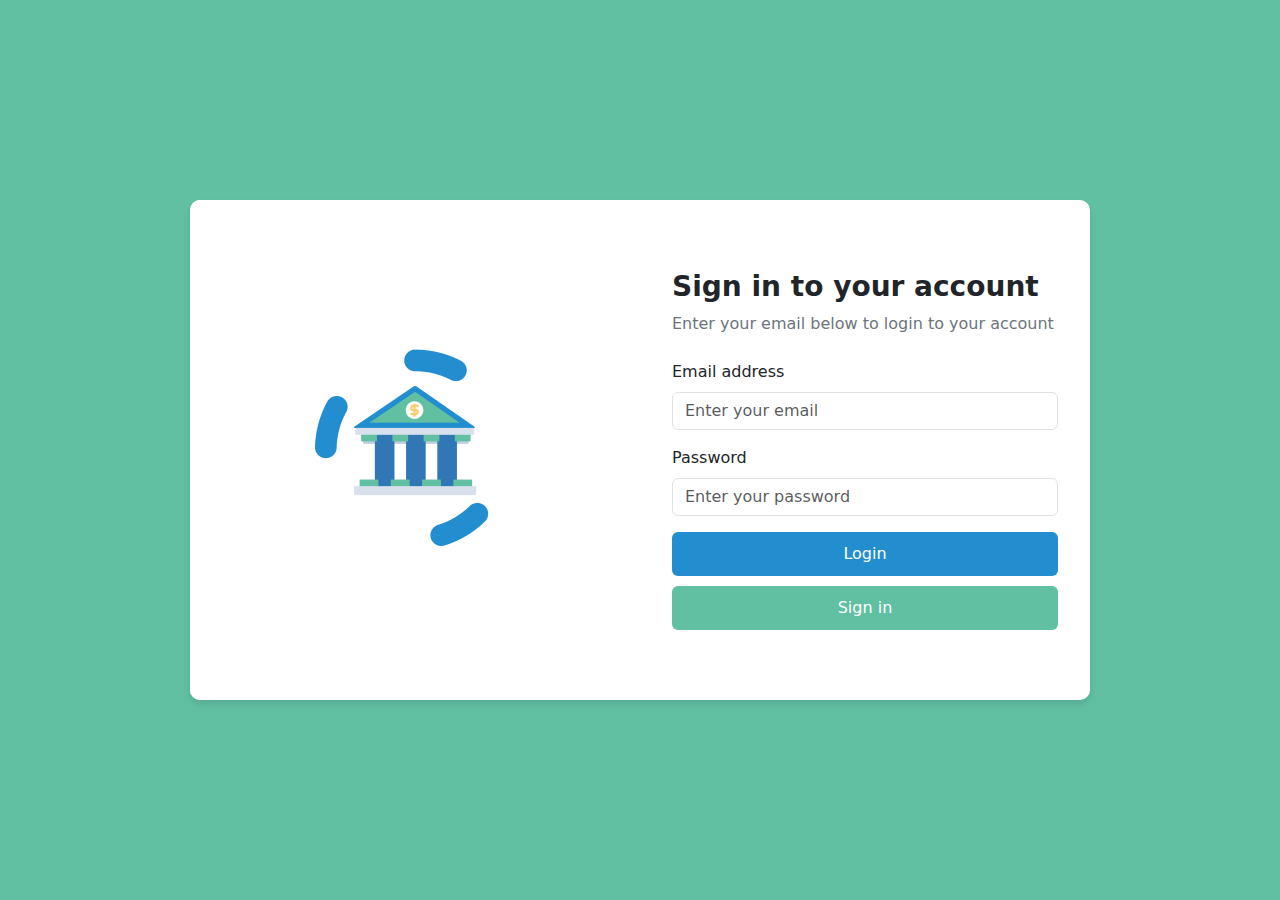
<file: miscConfig/bank/front-end/index.html>
<!doctype html>
<html lang="en">
<head>
    <meta charset="utf-8">
    <meta name="viewport" content="width=device-width, initial-scale=1">
    <title>Banking App</title>
    <link rel="icon" href="logo.png" type="image/png">
    <link rel="shortcut icon" href="logo.png" type="logo.png">
    <link href="https://cdn.jsdelivr.net/npm/bootstrap@5.3.3/dist/css/bootstrap.min.css" rel="stylesheet">
    <script defer src="https://cdn.jsdelivr.net/npm/bootstrap@5.3.3/dist/js/bootstrap.bundle.min.js"></script>
    <link rel="stylesheet" href="style.css">
    <style>
        body {
            background-color: #61BFA2;
            min-height: 100vh;
            display: flex;
            justify-content: center;
            align-items: center;
            padding: 20px;
            margin: 0;
        }
        .login-container {
            width: 100%;
            max-width: 900px;
            min-height: 500px;
            background-color: white;
            border-radius: 10px;
            box-shadow: 0 4px 6px rgba(0, 0, 0, 0.1);
            overflow: hidden;
            display: flex;
            flex-wrap: wrap;
        }
        .logo-section, .form-section {
            padding: 2rem;
            display: flex;
            flex-direction: column;
            justify-content: center;
        }
        .logo-section {
            background-color: #ffffff;
            flex: 1;
            min-width: 300px;
            display: flex;
            justify-content: center;
            align-items: center;
        }
        .form-section {
            flex: 1;
            min-width: 300px;
        }
        .btn-login {
            background-color: #228ECF;
            color: white;
            width: 100%;
            border: none;
            padding: 10px;
            font-weight: 500;
            margin-bottom: 10px;
        }
        .btn-register {
            background-color: #61BFA2;
            color: white;
            width: 100%;
            border: none;
            padding: 10px;
            font-weight: 500;
        }
        .logo-img {
            max-height: 250px;
            width: auto;
        }
        @media (max-width: 768px) {
            .login-container {
                flex-direction: column;
            }
            .logo-section, .form-section {
                width: 100%;
            }
            .logo-section {
                padding: 1.5rem;
            }
        }
    </style>
    <script>
        document.addEventListener('DOMContentLoaded', function() {
            const urlParams = new URLSearchParams(window.location.search);
            const error = urlParams.get('error');
            const success = urlParams.get('success');
            
            if (error) {
                const errorDiv = document.createElement('div');
                errorDiv.className = 'alert alert-danger mb-3';
                errorDiv.textContent = error;
                document.querySelector('form').prepend(errorDiv);
            }
            
            if (success) {
                const successDiv = document.createElement('div');
                successDiv.className = 'alert alert-success mb-3';
                successDiv.textContent = success;
                document.querySelector('form').prepend(successDiv);
            }
        });
    </script>
</head>
<body>
    <div class="login-container">
        <div class="logo-section">
            <img src="logo.png" alt="Logo" class="img-fluid logo-img">
        </div>
        <div class="form-section">
            <h3 class="mb-2" style="font-size: 28px;"><strong>Sign in to your account</strong></h3>
            <p class="mb-4" style="font-size: 16px; color: #6c757d;">Enter your email below to login to your account</p>
            <form class="w-100" action="http://worker2:30080/login" method="POST">
                <div class="mb-3">
                    <label for="email" class="form-label">Email address</label>
                    <input type="email" class="form-control" id="email" name="email" placeholder="Enter your email" required>
                </div>
                <div class="mb-3">
                    <label for="password" class="form-label">Password</label>
                    <input type="password" class="form-control" id="password" name="password" placeholder="Enter your password" required>
                </div>
                <button type="submit" class="btn btn-login btn-hover">Login</button>
                <a href="register.html" class="btn btn-register btn-hover">Sign in</a>
            </form>
        </div>
    </div>
</body>
</html>
</file>
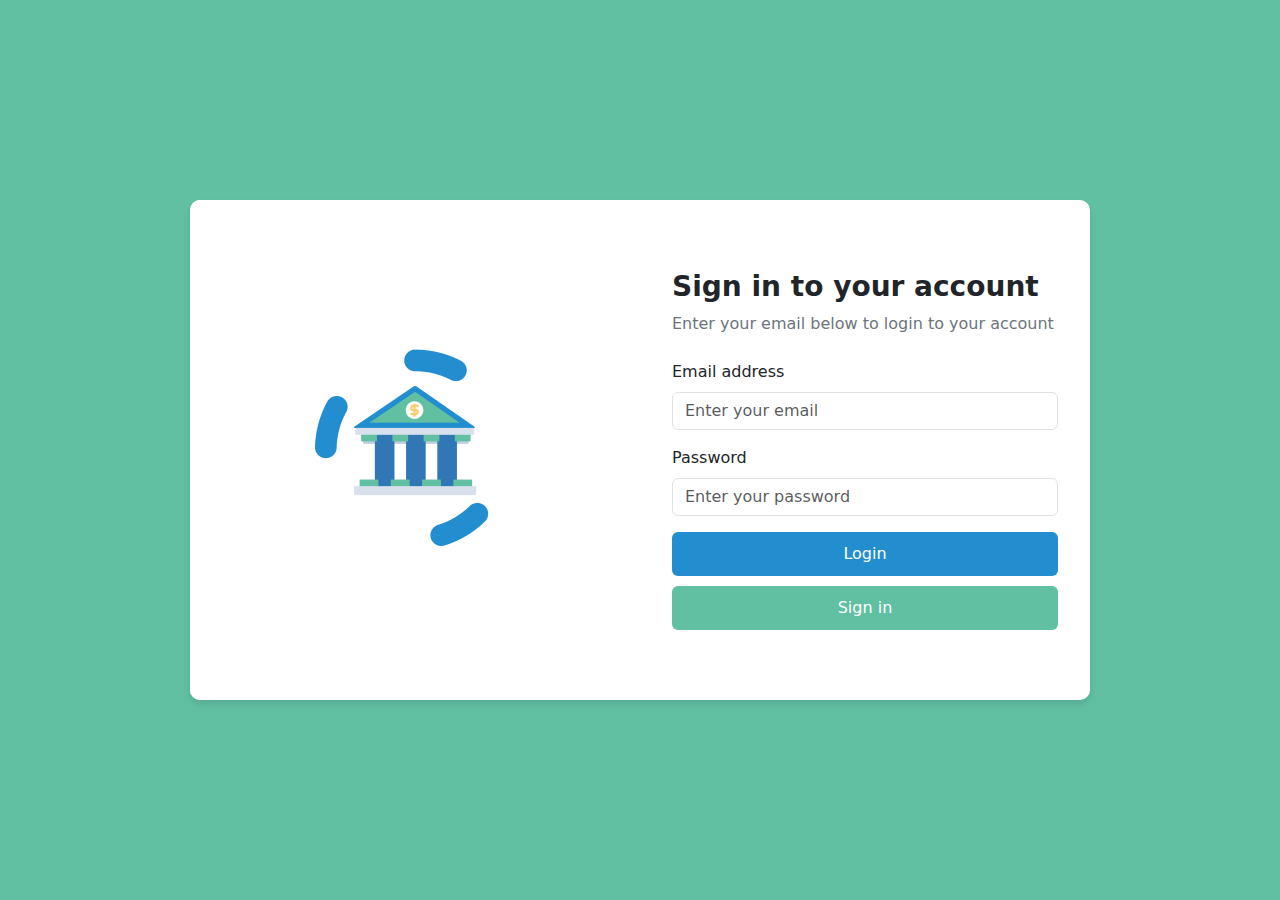
<file: miscConfig/bank/front-end/dashboard.html>
<!doctype html>
<html lang="en">
<head>
    <meta charset="utf-8">
    <meta name="viewport" content="width=device-width, initial-scale=1">
    <title>Banking App | Your Account </title>
    <link rel="icon" href="logo.png" type="image/png">
    <link rel="shortcut icon" href="logo.png" type="logo.png">
    <link href="https://cdn.jsdelivr.net/npm/bootstrap@5.3.3/dist/css/bootstrap.min.css" rel="stylesheet">
    <script defer src="https://cdn.jsdelivr.net/npm/bootstrap@5.3.3/dist/js/bootstrap.bundle.min.js"></script>
    <link rel="stylesheet" href="style.css">
    <script>
        document.addEventListener('DOMContentLoaded', function() {
            const urlParams = new URLSearchParams(window.location.search);
            const name = decodeURIComponent(urlParams.get('name') || '');
            const token = urlParams.get('token');
         
            if (!name || !token) {
                window.location.href = 'index.html';
                return;
            }
         
            fetch(`http://worker2:30080/dashboard?token=${token}`)
            .then(response => response.json())
            .then(data => {
                 const titleElement = document.querySelector('h2');
                 if (titleElement) {
                     titleElement.innerHTML = `
                         Welcome ${name}, your balance is: <span class="text-success">€${data.balance?.toFixed(2) || '0.00'}</span>
                         <hr>
                         <div class="mt-2" style="font-size: 1.5rem;">Your transactions:</div>
                     `;
                 }
                 
                 const transactions = data.data || [];
                 const container = document.querySelector('.list-group');
                 
                 if (transactions.length === 0) {
                     container.innerHTML = `
                         <div class="alert alert-info">No transactions found</div>
                     `;
                     return;
                 }
                 
                 container.innerHTML = transactions.map(t => {
                     const isIncoming = t.transaction_direction === 'incoming';
                     const amountClass = isIncoming ? 'text-success' : 'text-danger';
                     const amountSign = isIncoming ? '+' : '-';
                     
                     return `
                        <div class="list-group-item d-flex justify-content-between align-items-center shadow-sm rounded-4 mb-3">
                            <div>
                                <strong>${t.description || 'No description'}</strong><br>
                                <small class="text-muted">
                                    ${isIncoming ? 'From' : 'To'}: ${isIncoming ? t.email_sender : t.email_receiver}
                                </small><br>
                                <small class="text-muted">Date: ${t.formatted_date}</small>
                            </div>
                            <span class="${amountClass} fw-bold">
                                ${amountSign}€${Math.abs(t.amount).toFixed(2)}
                            </span>
                        </div>
                     `;
                 }).join('');
             })
             .catch(error => {
                 console.error('Error:', error);
                 document.querySelector('.list-group').innerHTML = `
                     <div class="alert alert-danger">Error loading data</div>
                 `;
             });
             
             const logoutBtn = document.querySelector('.btn[style*="background-color: #EE775F"]');
             if (logoutBtn) {
                 logoutBtn.addEventListener('click', function(e) {
                     e.preventDefault();
                     window.location.href = 'http://worker2:30080/logout';
                 });
             }
         
             const transferBtn = document.querySelector('.btn[style*="background-color: #228ECF"]');
             if (transferBtn) {
                 transferBtn.addEventListener('click', function(e) {
                     e.preventDefault();
                     const urlParams = new URLSearchParams(window.location.search);
                     const name = urlParams.get('name');
                     const token = urlParams.get('token');
                     window.location.href = `transfer.html?token=${token}&name=${name}`;
                 });
             }
        });
    </script>
</head>
<body style="background-color: #61BFA2; display: flex; justify-content: center; align-items: center; height: 100vh;">
    <div class="w-75 p-4 shadow bg-white rounded-5 d-flex flex-column position-relative" style="min-height: 80vh;">
        <h2 class="text-center fw-bold"></h2>
        <div class="flex-grow-1 overflow-auto" style="flex-grow: 1; min-height: 250px; max-height: calc(60vh - 100px); margin: 15px 0; padding: 0 5px;">
            <div class="list-group" style="gap: 8px;"></div>
        </div>
        <div class="buttons-container position-absolute start-0 end-0 bottom-0">
            <button class="btn page-specific-btn flex-fill rounded-0 py-3 fw-bold w-100" style="background-color: #228ECF; color: white; border: none; border-radius: 0 !important;">Transfer</button>
            <button class="btn page-specific-btn w-100 rounded-top-0 py-3 fw-bold" style="background-color: #EE775F; color: white; border: none; border-bottom-left-radius: 0.5rem !important; border-bottom-right-radius: 0.5rem !important;">
                Logout
            </button>
        </div>
    </div>
</body>
</html>
</file>
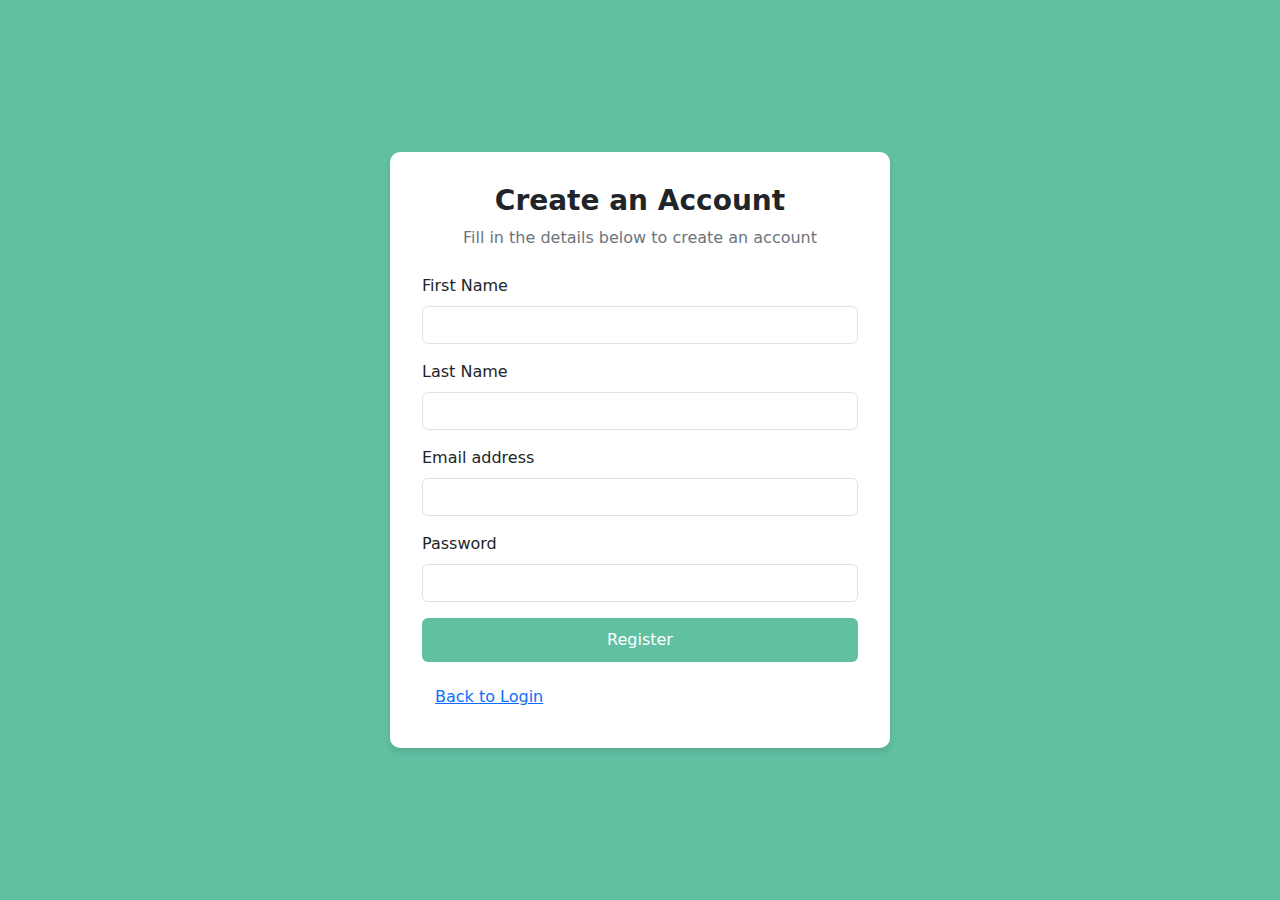
<file: miscConfig/bank/front-end/register.html>
<!doctype html>
<html lang="en">
<head>
    <meta charset="utf-8">
    <meta name="viewport" content="width=device-width, initial-scale=1">
    <title>Banking App | Sign in </title>
    <link rel="icon" href="logo.png" type="image/png">
    <link rel="shortcut icon" href="logo.png" type="logo.png">
    <link href="https://cdn.jsdelivr.net/npm/bootstrap@5.3.3/dist/css/bootstrap.min.css" rel="stylesheet">
    <script defer src="https://cdn.jsdelivr.net/npm/bootstrap@5.3.3/dist/js/bootstrap.bundle.min.js"></script>
    <link rel="stylesheet" href="style.css">
    <script>
        document.addEventListener('DOMContentLoaded', function() {
            const urlParams = new URLSearchParams(window.location.search);
            const error = urlParams.get('error');
            
            if (error) {
                const errorDiv = document.createElement('div');
                errorDiv.className = 'alert alert-danger mb-3';
                errorDiv.textContent = error;
                document.querySelector('form').prepend(errorDiv);
            }
        });
    </script>
</head>
<body class="register-page">
    <div class="register-container">
        <h3 class="register-title"><strong>Create an Account</strong></h3>
        <p class="register-subtitle">Fill in the details below to create an account</p>
        <form class="register-form" action="http://worker2:30080/register" method="POST">
            <div class="mb-3">
                <label for="name" class="form-label">First Name</label>
                <input type="text" class="form-control" id="name" name="name" required>
            </div>
            <div class="mb-3">
                <label for="surname" class="form-label">Last Name</label>
                <input type="text" class="form-control" id="surname" name="surname" required>
            </div>
            <div class="mb-3">
                <label for="email" class="form-label">Email address</label>
                <input type="email" class="form-control" id="email" name="email" required>
            </div>
            <div class="mb-3">
                <label for="password" class="form-label">Password</label>
                <input type="password" class="form-control" id="password" name="password" required>
            </div>
            <button type="submit" class="btn btn-register btn-hover">Register</button>
        </form>
        <a href="index.html" class="btn btn-link mt-3">Back to Login</a>
    </div>
</body>
</html>
</file>
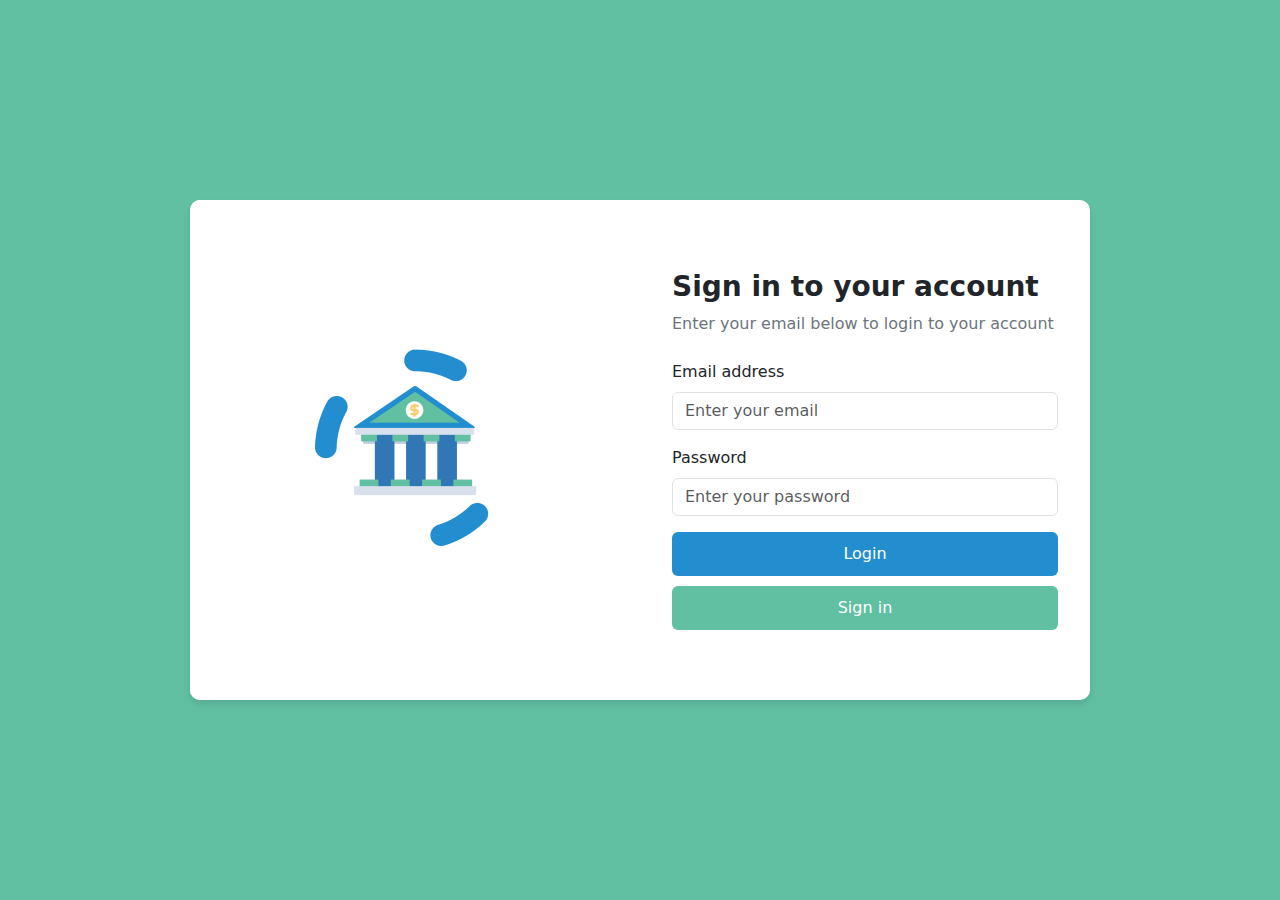
<file: miscConfig/bank/front-end/transfer.html>
<!doctype html>
<html lang="en">
<head>
    <meta charset="utf-8">
    <meta name="viewport" content="width=device-width, initial-scale=1">
    <title>Banking App | Transfer</title>
    <link rel="icon" href="logo.png" type="image/png">
    <link rel="shortcut icon" href="logo.png" type="logo.png">
    <link href="https://cdn.jsdelivr.net/npm/bootstrap@5.3.3/dist/css/bootstrap.min.css" rel="stylesheet">
    <script defer src="https://cdn.jsdelivr.net/npm/bootstrap@5.3.3/dist/js/bootstrap.bundle.min.js"></script>
    <link rel="stylesheet" href="style.css">
    <style>
        .transfer-container {
            max-width: 500px;
            margin: 2rem auto;
            padding: 2rem;
            background: white;
            border-radius: 10px;
            box-shadow: 0 0 20px rgba(0,0,0,0.1);
        }
        .transfer-title {
            color: #2c3e50;
            text-align: center;
            margin-bottom: 0.5rem;
        }
        .transfer-subtitle {
            color: #7f8c8d;
            text-align: center;
            margin-bottom: 2rem;
        }
        .btn-transfer {
            background-color: #3498db;
            color: white;
            width: 100%;
            padding: 10px;
            border: none;
        }
        .btn-transfer:hover {
            background-color: #2980b9;
        }
        #error-message, #success-message {
            display: none;
            margin-top: 1rem;
        }
    </style>
</head>
<body class="transfer-page">
    <div class="transfer-container">
        <h3 class="transfer-title"><strong>Money Transfer</strong></h3>
        <p class="transfer-subtitle">Enter the transfer details below</p>
        <div id="error-message" class="alert alert-danger"></div>
        <div id="success-message" class="alert alert-success"></div>
        <form id="transfer-form" class="transfer-form" method="POST">
            <input type="hidden" name="user_id" id="user_id">
            <div class="mb-3">
                <label for="recipient_email" class="form-label">Recipient Email</label>
                <input type="email" class="form-control" id="recipient_email" name="recipient_email" required>
            </div>
            <div class="mb-3">
                <label for="amount" class="form-label">Amount (€)</label>
                <input type="number" class="form-control" id="amount" name="amount" min="0.01" step="0.01" required>
            </div>
            <div class="mb-3">
                <label for="description" class="form-label">Description</label>
                <input type="text" class="form-control" id="description" name="description">
            </div>
            <button type="submit" class="btn btn-transfer btn-hover">Transfer</button>
        </form>
        <a href="#" id="back-to-dashboard" class="btn btn-link mt-3">Back to Dashboard</a>
    </div>
    <script>
        document.addEventListener('DOMContentLoaded', function() {
            const urlParams = new URLSearchParams(window.location.search);
            const name = decodeURIComponent(urlParams.get('name') || '');
            const token = urlParams.get('token');

            if (!token) {
                window.location.href = 'index.html';
                return;
            }

            fetch(`http://worker2:30080/get_user_id?token=${token}`)
                .then(response => {
                    if (!response.ok) throw new Error("Network response was not ok");
                    return response.json();
                })
                .then(data => {
                    if (!data.user_id) throw new Error("Invalid token");
                    
                    const user_id = data.user_id;
                    document.getElementById('user_id').value = user_id;

                    document.getElementById('back-to-dashboard').href = 
                        `dashboard.html?token=${token}&name=${encodeURIComponent(name)}`;

                    document.getElementById('transfer-form').addEventListener('submit', async function(e) {
                        e.preventDefault();
                        const errorDiv = document.getElementById('error-message');
                        const successDiv = document.getElementById('success-message');
                        errorDiv.style.display = 'none';
                        successDiv.style.display = 'none';

                        try {
                            const formData = new FormData(this);
                            formData.append('token', token);
                            
                            const response = await fetch('http://worker2:30080/transfer', {
                                method: 'POST',
                                body: formData
                            });


                            const result = await response.json();

                            if (result.status === 'error') {
                                errorDiv.textContent = result.message;
                                errorDiv.style.display = 'block';
                                if (result.max_amount) {
                                    document.getElementById('amount').placeholder = `Max: €${result.max_amount}`;
                                }
                            } else if (result.status === 'success') {
                                successDiv.textContent = result.message;
                                successDiv.style.display = 'block';
                                this.reset();
                            }
                        } catch (error) {
                            errorDiv.textContent = 'An error occurred. Please try again.';
                            errorDiv.style.display = 'block';
                            console.error('Transfer error:', error);
                        }
                    });
                })
                .catch(error => {
                    console.error('Error:', error);
                    window.location.href = 'index.html?error=session_expired';
                });
        });
    </script>
</body>
</html>
</file>
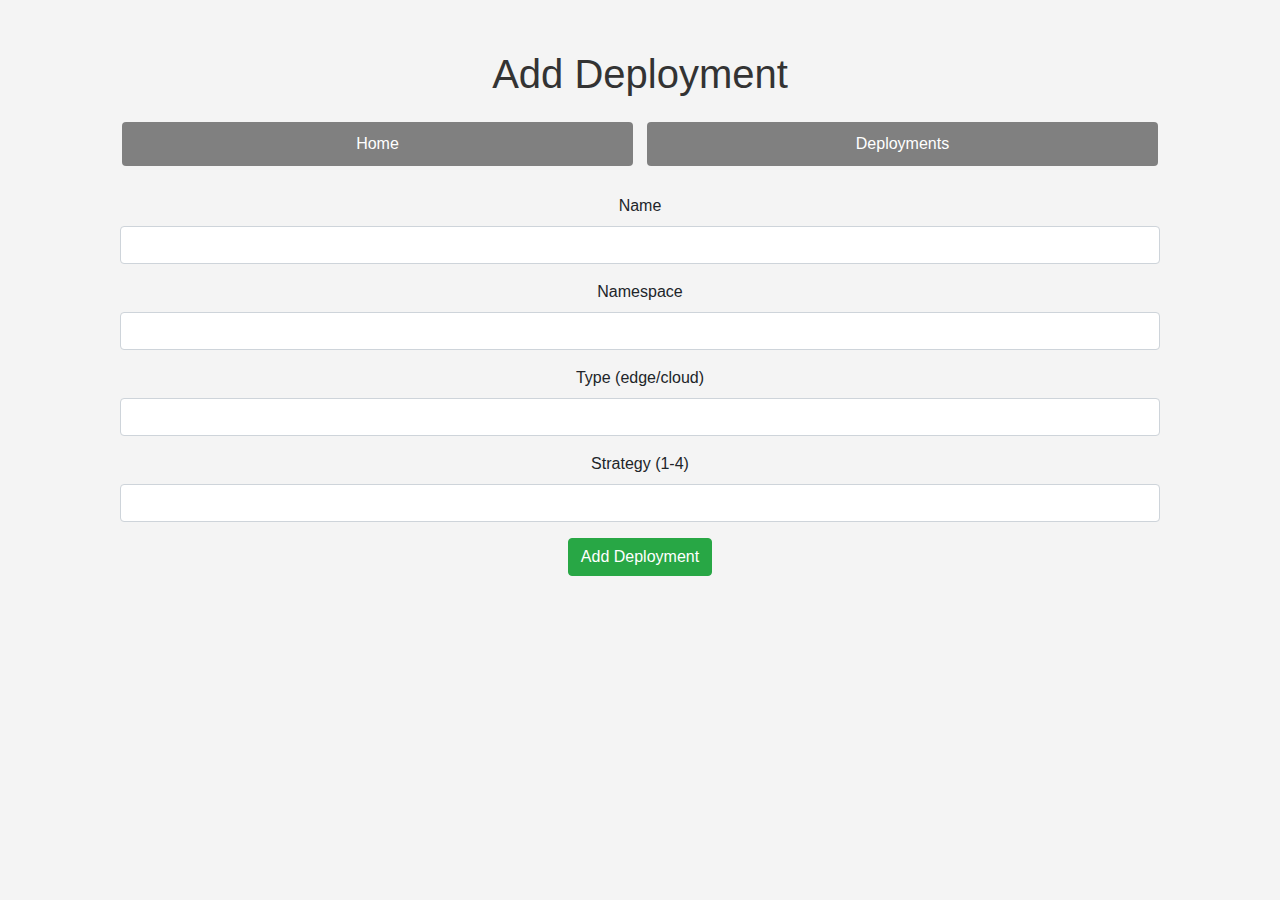
<file: src/main/resources/public/add-deployment.html>
<!DOCTYPE html>
<html xmlns="http://www.w3.org/1999/xhtml" xmlns:th="https://www.thymeleaf.org"
    xmlns:sec="https://www.thymeleaf.org/thymeleaf-extras-springsecurity5">

<head>
    <meta charset="UTF-8">
    <meta name="viewport" content="width=device-width, initial-scale=1.0">
    <meta http-equiv="Content-Security-Policy"
        content="default-src 'self';
                        
                    img-src https://*;
                    
                    style-src   'self'
                                'unsafe-hashes' 'sha256-llclVMhPk3Y3eprq3MGrpRb8CwMP8X5oYvgF5lY6SUE=' 
                                https://cdn.jsdelivr.net/npm/bootstrap@4.0.0/dist/css/bootstrap.min.css;

                    script-src  'self'
                                'sha256-06dXC/bp+XPezWEKmN+AWcw7rKcPFveS7C++glu39wE=';
            "/>
        
    <title>MTD Manager - Add Deployment</title>

    <link rel="stylesheet" href="https://cdn.jsdelivr.net/npm/bootstrap@4.0.0/dist/css/bootstrap.min.css"
        integrity="sha384-Gn5384xqQ1aoWXA+058RXPxPg6fy4IWvTNh0E263XmFcJlSAwiGgFAW/dAiS6JXm" crossorigin="anonymous">

    <link rel="stylesheet" href="style.css"> 
</head>

<body>
    <div class="container">
        
        <h1 class="text-center">Add Deployment</h1>
        <div class="button-container">
            <a href="index.html" class="button">Home</a>
            <a href="deployment.html" class="button">Deployments</a>
        </div>
        
        <br>

        <form id="addDeploymentForm">
            <div class="form-group">
                <label for="name">Name</label>
                <input type="text" class="form-control" id="name" name="name" required>
            </div>
            <div class="form-group">
                <label for="namespace">Namespace</label>
                <input type="text" class="form-control" id="namespace" name="namespace" required>
            </div>
            <div class="form-group">
                <label for="type">Type (edge/cloud)</label>
                <input type="text" class="form-control" id="type" name="type" required>
            </div>
            <div class="form-group">
                <label for="strategy">Strategy (1-4)</label>
                <input type="text" class="form-control" id="strategy" name="strategy" required>
            </div>
            <button type="submit" class="btn btn-success">Add Deployment</button>
        </form>

    </div>

    <script src="add-deployment.js"></script>
</body>

</html>
</file>
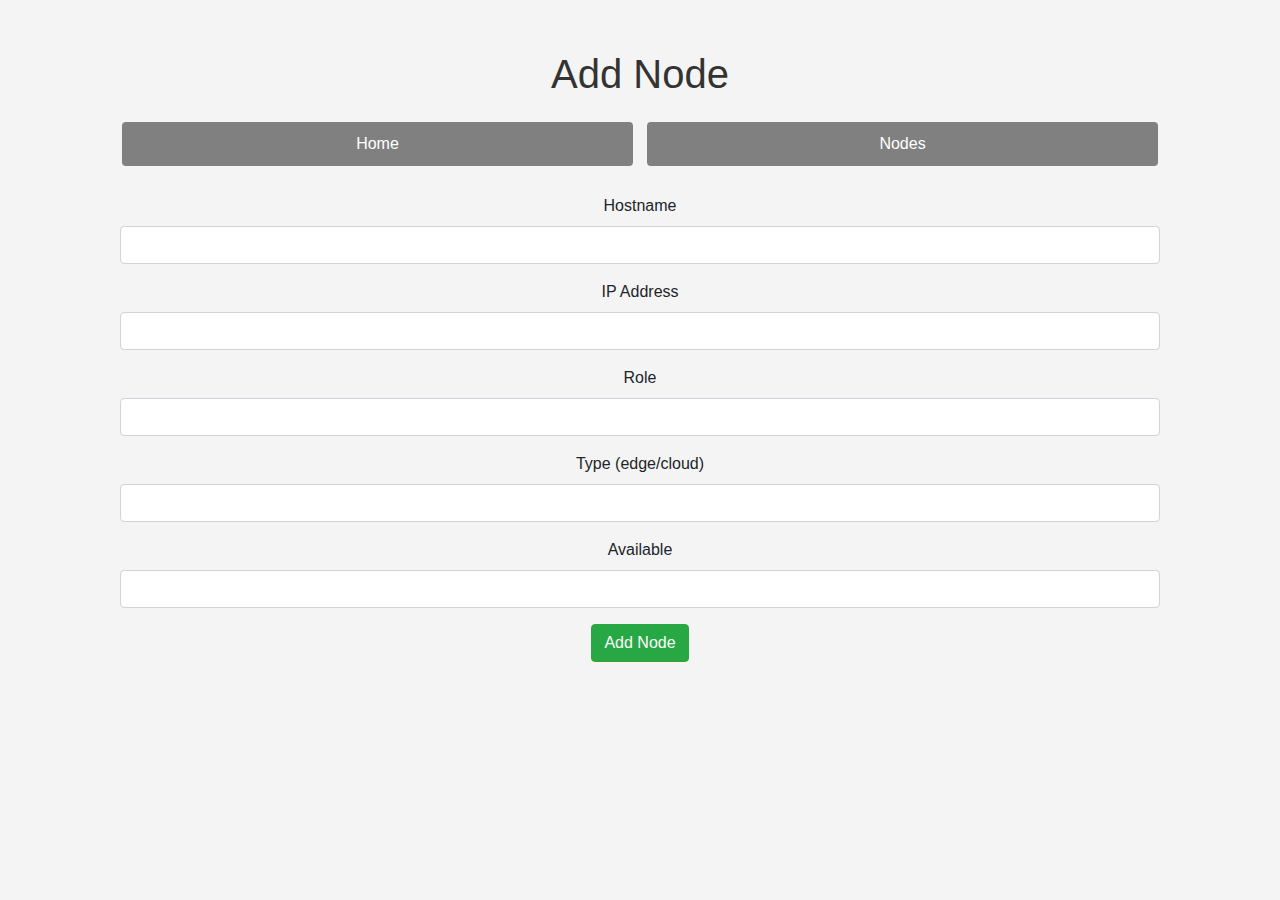
<file: src/main/resources/public/add-node.html>
<!DOCTYPE html>
<html xmlns="http://www.w3.org/1999/xhtml" xmlns:th="https://www.thymeleaf.org"
    xmlns:sec="https://www.thymeleaf.org/thymeleaf-extras-springsecurity5">

<head>
    <meta charset="UTF-8">
    <meta name="viewport" content="width=device-width, initial-scale=1.0">
    <meta http-equiv="Content-Security-Policy"
        content="default-src 'self';
                        
                    img-src https://*;
                    
                    style-src   'self'
                                'unsafe-hashes' 'sha256-llclVMhPk3Y3eprq3MGrpRb8CwMP8X5oYvgF5lY6SUE=' 
                                https://cdn.jsdelivr.net/npm/bootstrap@4.0.0/dist/css/bootstrap.min.css;

                    script-src  'self'
                                'sha256-06dXC/bp+XPezWEKmN+AWcw7rKcPFveS7C++glu39wE=';
            "/>
        
    <title>MTD Manager - Add Node</title>

    <link rel="stylesheet" href="https://cdn.jsdelivr.net/npm/bootstrap@4.0.0/dist/css/bootstrap.min.css"
        integrity="sha384-Gn5384xqQ1aoWXA+058RXPxPg6fy4IWvTNh0E263XmFcJlSAwiGgFAW/dAiS6JXm" crossorigin="anonymous">

    <link rel="stylesheet" href="style.css"> 
</head>

<body>
    <div class="container">
        
        <h1 class="text-center">Add Node</h1>
        <div class="button-container">
            <a href="index.html" class="button">Home</a>
            <a href="nodes.html" class="button">Nodes</a>
        </div>
        
        <br>

        <form id="addNodeForm">
            <div class="form-group">
                <label for="hostname">Hostname</label>
                <input type="text" class="form-control" id="hostname" name="hostname" required>
            </div>
            <div class="form-group">
                <label for="ipAddress">IP Address</label>
                <input type="text" class="form-control" id="ipAddress" name="ipAddress" required>
            </div>
            <div class="form-group">
                <label for="role">Role</label>
                <input type="text" class="form-control" id="role" name="role" required>
            </div>
            <div class="form-group">
                <label for="type">Type (edge/cloud)</label>
                <input type="text" class="form-control" id="type" name="type" required>
            </div>
            <div class="form-group">
                <label for="available">Available</label>
                <input type="text" class="form-control" id="available" name="available" required>
            </div>
            <button type="submit" class="btn btn-success">Add Node</button>
        </form>

    </div>

    <script src="add-node.js"></script>
</body>

</html>
</file>
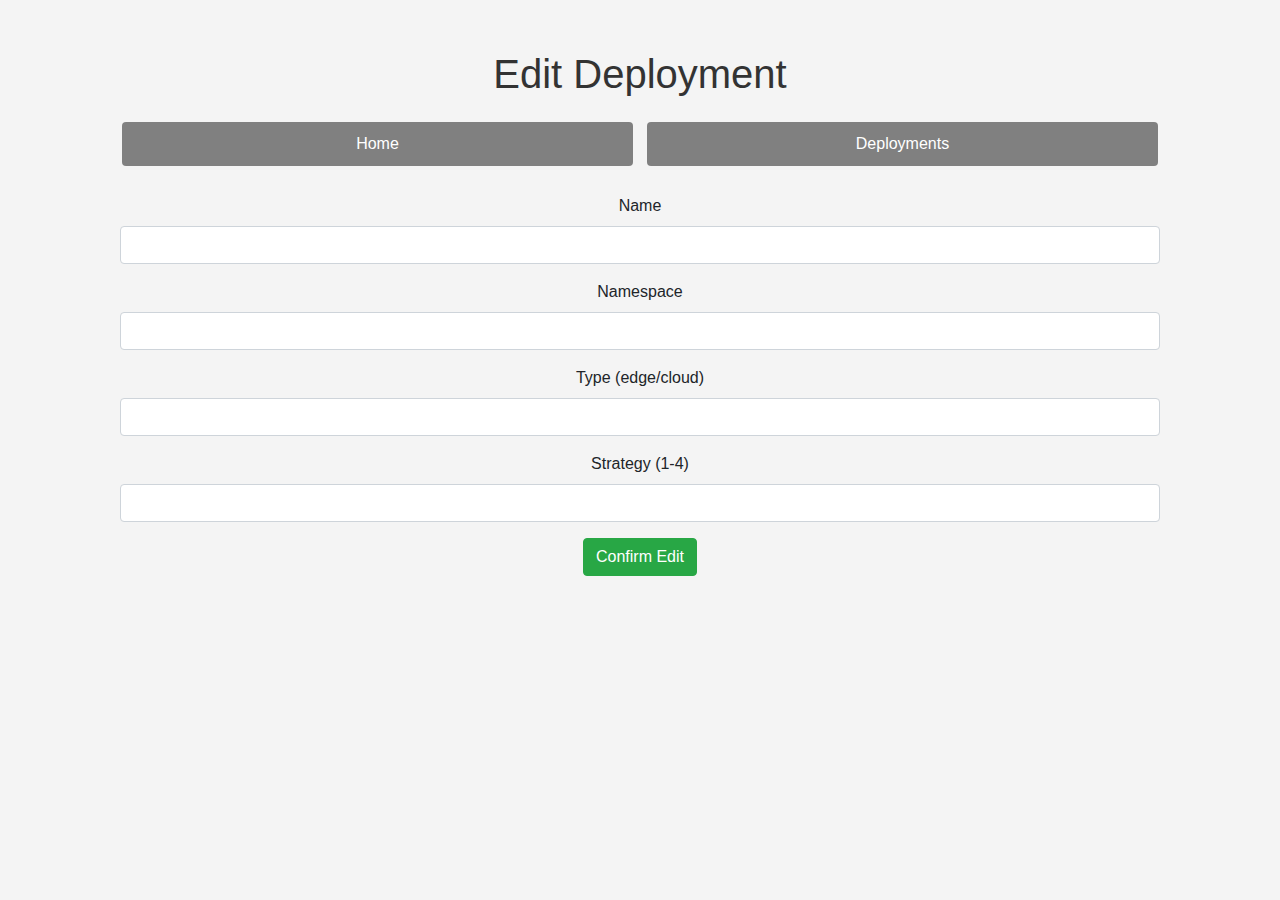
<file: src/main/resources/public/edit-deployment.html>
<!DOCTYPE html>
<html xmlns="http://www.w3.org/1999/xhtml" xmlns:th="https://www.thymeleaf.org"
    xmlns:sec="https://www.thymeleaf.org/thymeleaf-extras-springsecurity5">

<head>
    <meta charset="UTF-8">
    <meta name="viewport" content="width=device-width, initial-scale=1.0">
    <meta http-equiv="Content-Security-Policy"
        content="default-src 'self';
                        
                    img-src https://*;
                    
                    style-src   'self'
                                'unsafe-hashes'  
                                https://cdn.jsdelivr.net/npm/bootstrap@4.0.0/dist/css/bootstrap.min.css;

                    script-src  'self'
                                'sha256-06dXC/bp+XPezWEKmN+AWcw7rKcPFveS7C++glu39wE=';
            "/>
        
    <title>MTD Manager - Deployment Edit</title>

    <link rel="stylesheet" href="https://cdn.jsdelivr.net/npm/bootstrap@4.0.0/dist/css/bootstrap.min.css"
        integrity="sha384-Gn5384xqQ1aoWXA+058RXPxPg6fy4IWvTNh0E263XmFcJlSAwiGgFAW/dAiS6JXm" crossorigin="anonymous">

    <link rel="stylesheet" href="style.css"> 
</head>

<body>
    <div class="container">
        
        <h1 class="text-center">Edit Deployment</h1>
        <div class="button-container">
            <a href="index.html" class="button">Home</a>
            <a href="deployment.html" class="button">Deployments</a>
        </div>
        
        <br>

        <form id="editDeploymentForm">
            <div class="form-group">
                <label for="name">Name</label>
                <input type="text" class="form-control" id="name" name="name" required>
            </div>
            <div class="form-group">
                <label for="namespace">Namespace</label>
                <input type="text" class="form-control" id="namespace" name="namespace" required>
            </div>
            <div class="form-group">
                <label for="type">Type (edge/cloud)</label>
                <input type="text" class="form-control" id="type" name="type" required>
            </div>
            <div class="form-group">
                <label for="strategy">Strategy (1-4)</label>
                <input type="text" class="form-control" id="strategy" name="strategy" required>
            </div>
            <button type="submit" class="btn btn-success">Confirm Edit</button>
        </form>

    </div>

    <script src="edit-deployment.js"></script>
</body>

</html>
</file>
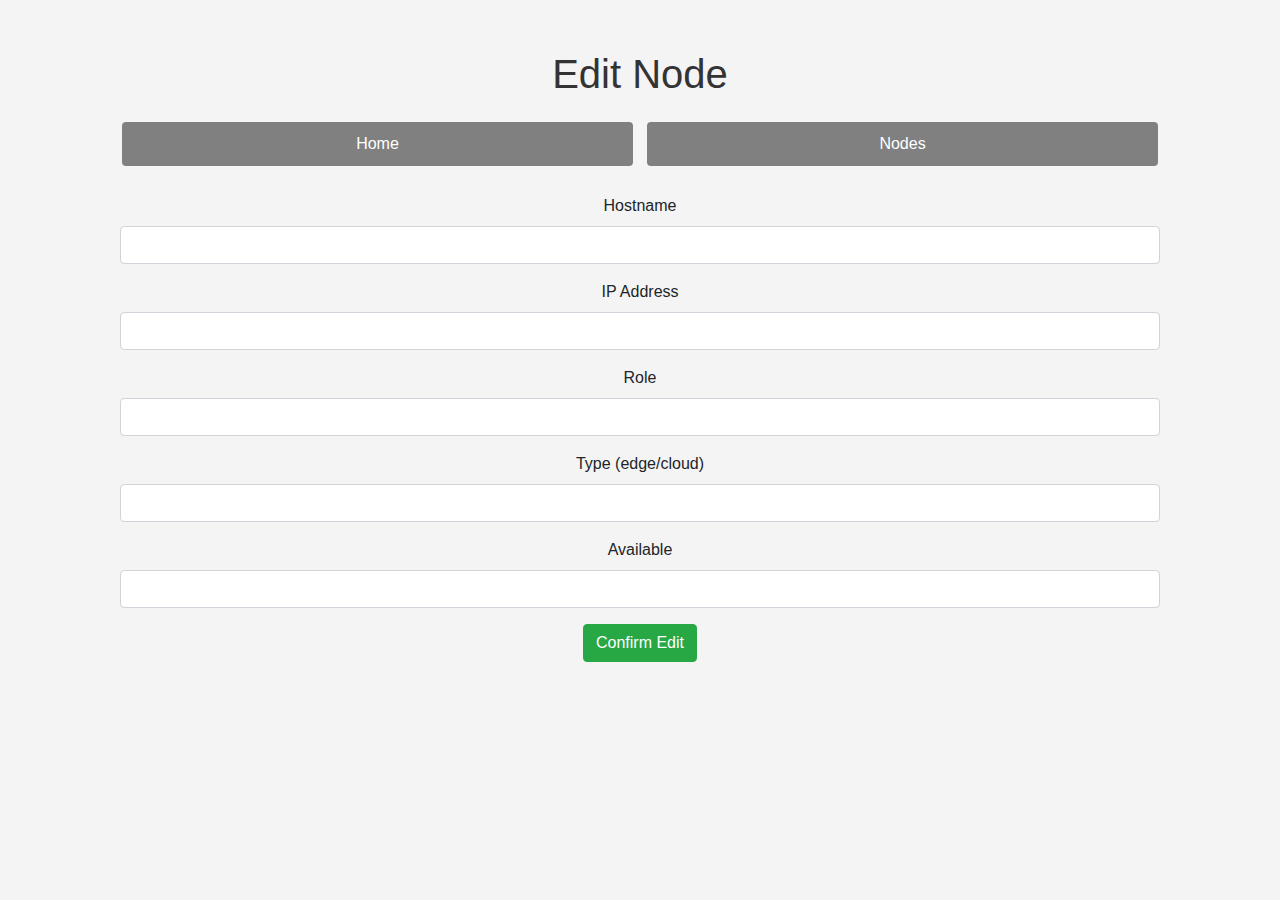
<file: src/main/resources/public/edit-node.html>
<!DOCTYPE html>
<html xmlns="http://www.w3.org/1999/xhtml" xmlns:th="https://www.thymeleaf.org"
    xmlns:sec="https://www.thymeleaf.org/thymeleaf-extras-springsecurity5">

<head>
    <meta charset="UTF-8">
    <meta name="viewport" content="width=device-width, initial-scale=1.0">
    <meta http-equiv="Content-Security-Policy"
        content="default-src 'self';
                        
                    img-src https://*;
                    
                    style-src   'self'
                                'unsafe-hashes' 'sha256-llclVMhPk3Y3eprq3MGrpRb8CwMP8X5lY6SUE=' 
                                https://cdn.jsdelivr.net/npm/bootstrap@4.0.0/dist/css/bootstrap.min.css;

                    script-src  'self'
                                'sha256-06dXC/bp+XPezWEKmN+AWcw7rKcPFveS7C++glu39wE=';
            "/>
        
    <title>MTD Manager - Node Edit</title>

    <link rel="stylesheet" href="https://cdn.jsdelivr.net/npm/bootstrap@4.0.0/dist/css/bootstrap.min.css"
        integrity="sha384-Gn5384xqQ1aoWXA+058RXPxPg6fy4IWvTNh0E263XmFcJlSAwiGgFAW/dAiS6JXm" crossorigin="anonymous">

    <link rel="stylesheet" href="style.css"> 
</head>

<body>
    <div class="container">
        
        <h1 class="text-center">Edit Node</h1>
        <div class="button-container">
            <a href="index.html" class="button">Home</a>
            <a href="nodes.html" class="button">Nodes</a>
        </div>
        
        <br>

        <form id="editNodeForm">
            <div class="form-group">
                <label for="hostname">Hostname</label>
                <input type="text" class="form-control" id="hostname" name="hostname" required>
            </div>
            <div class="form-group">
                <label for="ipAddress">IP Address</label>
                <input type="text" class="form-control" id="ipAddress" name="ipAddress" required>
            </div>
            <div class="form-group">
                <label for="role">Role</label>
                <input type="text" class="form-control" id="role" name="role" required>
            </div>
            <div class="form-group">
                <label for="type">Type (edge/cloud)</label>
                <input type="text" class="form-control" id="type" name="type" required>
            </div>
            <div class="form-group">
                <label for="available">Available</label>
                <input type="text" class="form-control" id="available" name="available" required>
            </div>
            <button type="submit" class="btn btn-success">Confirm Edit</button>
        </form>

    </div>

    <script src="edit-node.js"></script>
</body>

</html>
</file>
<file: miscConfig/bank/front-end/style.css>
.btn-hover:hover {
    background-color: #1a6f9d;
    color: white
    transform: scale(1.02);
    transition: background-color 0.3s, transform 0.1s ease-in-out;
}

.btn-hover:active {
    color: white
    background-color: #15678a;
    transform: scale(0.98);
}

.page-specific-btn:hover {
    filter: brightness(1.1);
    transition: all 0.2s ease-in-out;
}

.page-specific-btn:active {
    filter: brightness(0.9);
    box-shadow: 0 4px 8px rgba(0, 0, 0, 0.2);
}

.btn-login:hover, .btn-register:hover {
    filter: brightness(1.1);
    color: white;
    transform: scale(1.02);
}

.btn-login:active, .btn-register:active {
    filter: brightness(0.9);
    color: white;
    transform: scale(0.98);
}

.btn-register:hover {
    background-color: #55a98e;
}

.register-page, .transfer-page {
    background-color: #61BFA2;
    min-height: 100vh;
    display: flex;
    justify-content: center;
    align-items: center;
    padding: 20px;
    margin: 0;
}

.register-container, .transfer-container {
    width: 100%;
    max-width: 500px;
    padding: 2rem;
    background-color: white;
    border-radius: 10px;
    box-shadow: 0 4px 6px rgba(0, 0, 0, 0.1);
}

.register-title, .transfer-title {
    font-size: 28px;
    text-align: center;
    margin-bottom: 0.5rem;
}

.register-subtitle, .transfer-subtitle {
    font-size: 16px;
    color: #6c757d;
    text-align: center;
    margin-bottom: 1.5rem;
}

.btn-register, .btn-transfer {
    background-color: #61BFA2;
    color: white;
    width: 100%;
    border: none;
    padding: 10px;
    font-weight: 500;
}

.btn-transfer {
    background-color: #228ECF;
    color: white;
}

.btn-transfer:hover {
    background-color: #1a6f9d;
    color: white;
}
</file>
<file: src/main/resources/public/style.css>
/* Stili per il bottone slide */
.slide-button {
    position: relative;
    width: 60px;
    height: 30px;
    background-color: #4CAF50; /* Verde quando è true */
    border-radius: 15px;
    cursor: pointer;
    overflow: hidden;
}

.slider {
    position: absolute;
    top: 0;
    left: 0; /* Modifica la posizione a sinistra */
    width: 50%;
    height: 100%;
    background-color: #ccc; /* Cambia il colore quando è false */
    border-radius: 15px;
    transition: left 0.3s ease, background-color 0.3s ease; /* Aggiunto transition per il cambio di colore e posizione */
}

.slide-button[data-enabled="true"] .slider {
    left: 50%; /* Cambia la posizione a destra */
    background-color: #333; /* Cambia il colore quando è true */
}


/* Stili per il bottone generico */
.button {
    background-color: gray;
    color: white;
    border: none;
    padding: 10px 20px;
    text-align: center;
    text-decoration: none;
    display: inline-block;
    font-size: 16px;
    margin: 4px 2px;
    cursor: pointer;
    border-radius: 4px;
}

.button:hover {
    background-color: darkgray;
}

/* Stili per il container principale */
body {
    font-family: Arial, sans-serif;
    background-color: #f4f4f4;
    margin: 0;
    padding: 0;
}

.container {
    text-align: center;
    padding: 50px;
}

h1 {
    color: #333;
}

p {
    font-size: 18px;
    color: #666;
}

table {
    width: 100%;
    margin-top: 20px;
    border-collapse: collapse;
}

table th, table td {
    border: 1px solid #ddd;
    padding: 8px;
    text-align: left;
}

table th {
    background-color: #f2f2f2;
}

table td {
    background-color: #fff;
}

.button-container {
    display: grid;  /* Utilizziamo CSS Grid */
    grid-template-columns: repeat(auto-fit, minmax(150px, 1fr));  /* Colonnes automatiche */
    gap: 10px;  /* Spazio tra i bottoni */
    margin-top: 20px; /* Aggiungi uno spazio di 20px sopra al container */
}
</file>
